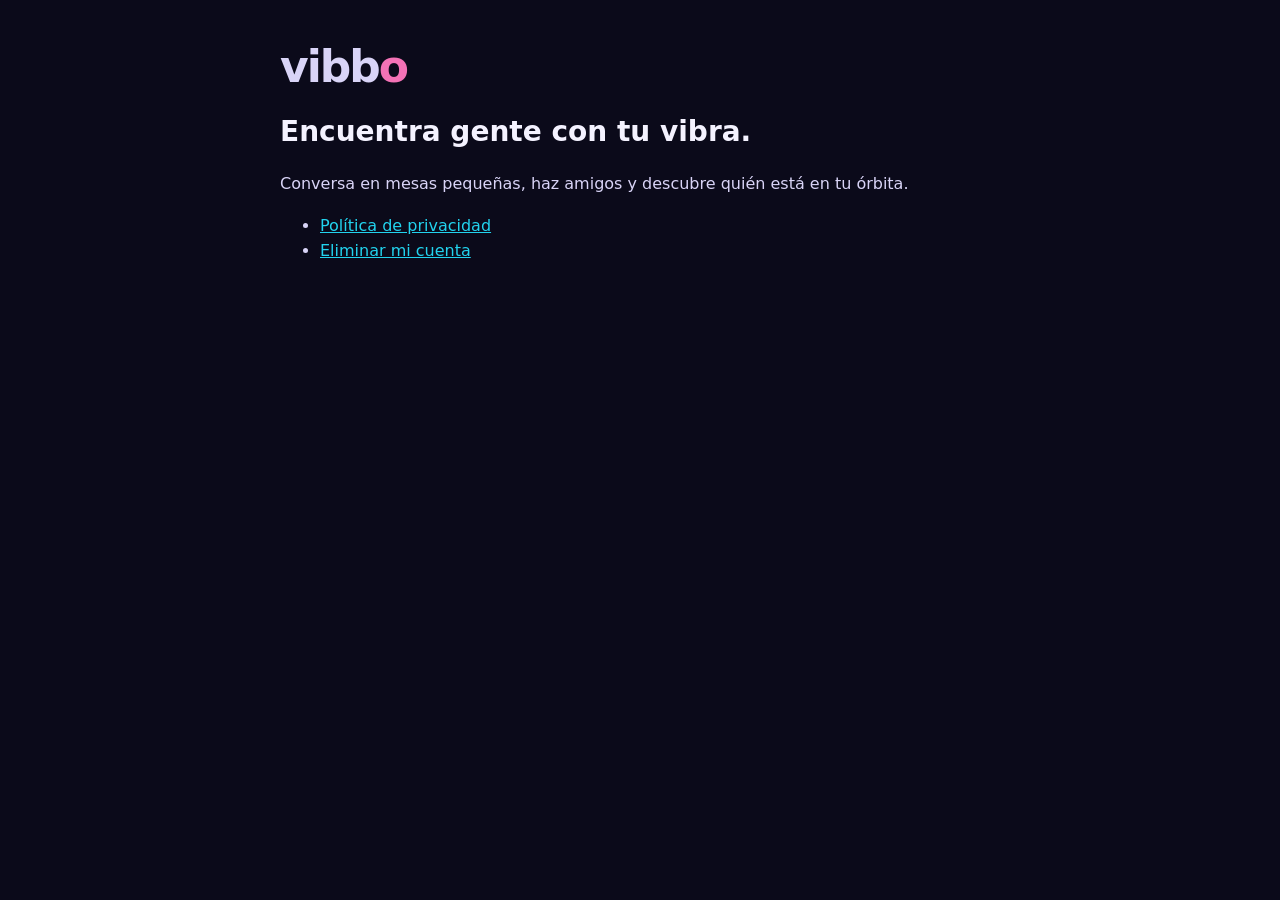
<file: index.html>
<!doctype html>
<html lang="es">
<head>
<meta charset="utf-8">
<meta name="viewport" content="width=device-width,initial-scale=1">
<title>Vibbo</title>
<link rel="stylesheet" href="estilo.css">
</head>
<body><main>
<p class="logo">vibb<span>o</span></p>
<h1>Encuentra gente con tu vibra.</h1>
<p>Conversa en mesas pequeñas, haz amigos y descubre quién está en tu órbita.</p>
<ul>
<li><a href="privacidad.html">Política de privacidad</a></li>
<li><a href="eliminar-cuenta.html">Eliminar mi cuenta</a></li>
</ul>
</main></body>
</html>
</file>
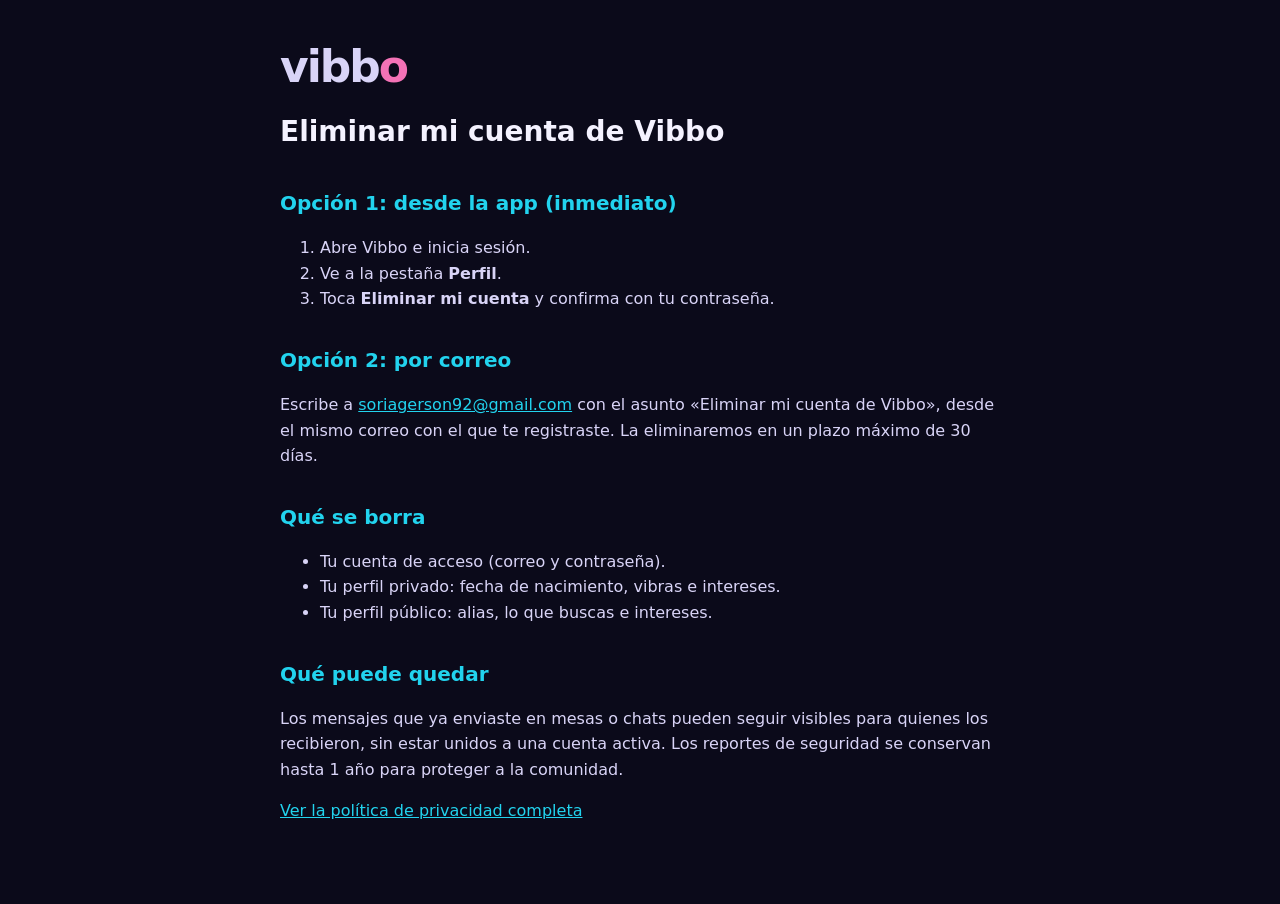
<file: eliminar-cuenta.html>
<!doctype html>
<html lang="es">
<head>
<meta charset="utf-8">
<meta name="viewport" content="width=device-width,initial-scale=1">
<title>Eliminar mi cuenta de Vibbo</title>
<link rel="stylesheet" href="estilo.css">
</head>
<body><main>
<p class="logo">vibb<span>o</span></p>
<h1>Eliminar mi cuenta de Vibbo</h1>

<h2>Opción 1: desde la app (inmediato)</h2>
<ol>
<li>Abre Vibbo e inicia sesión.</li>
<li>Ve a la pestaña <strong>Perfil</strong>.</li>
<li>Toca <strong>Eliminar mi cuenta</strong> y confirma con tu contraseña.</li>
</ol>

<h2>Opción 2: por correo</h2>
<p>Escribe a <a href="mailto:soriagerson92@gmail.com?subject=Eliminar%20mi%20cuenta%20de%20Vibbo">soriagerson92@gmail.com</a> con el asunto «Eliminar mi cuenta de Vibbo», desde el mismo correo con el que te registraste. La eliminaremos en un plazo máximo de 30 días.</p>

<h2>Qué se borra</h2>
<ul>
<li>Tu cuenta de acceso (correo y contraseña).</li>
<li>Tu perfil privado: fecha de nacimiento, vibras e intereses.</li>
<li>Tu perfil público: alias, lo que buscas e intereses.</li>
</ul>
<h2>Qué puede quedar</h2>
<p>Los mensajes que ya enviaste en mesas o chats pueden seguir visibles para quienes los recibieron, sin estar unidos a una cuenta activa. Los reportes de seguridad se conservan hasta 1 año para proteger a la comunidad.</p>
<p><a href="privacidad.html">Ver la política de privacidad completa</a></p>
</main></body>
</html>
</file>
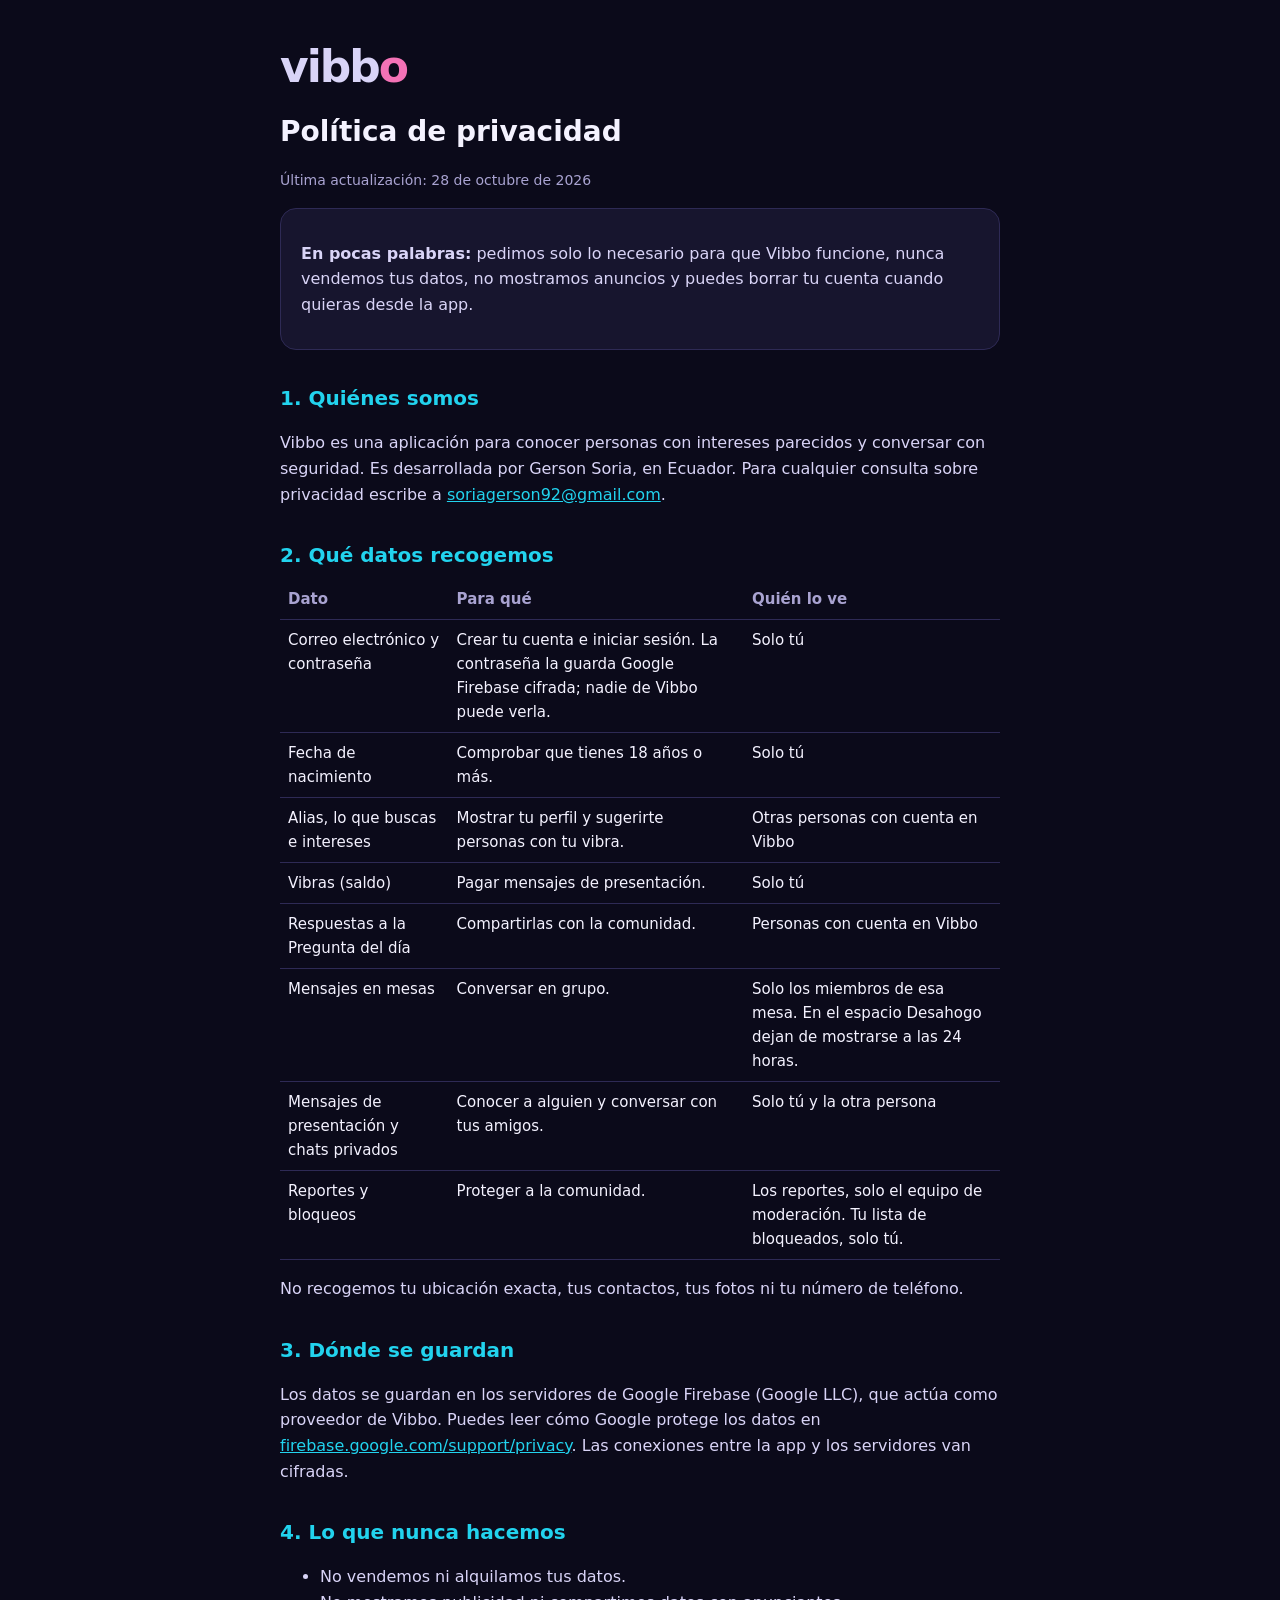
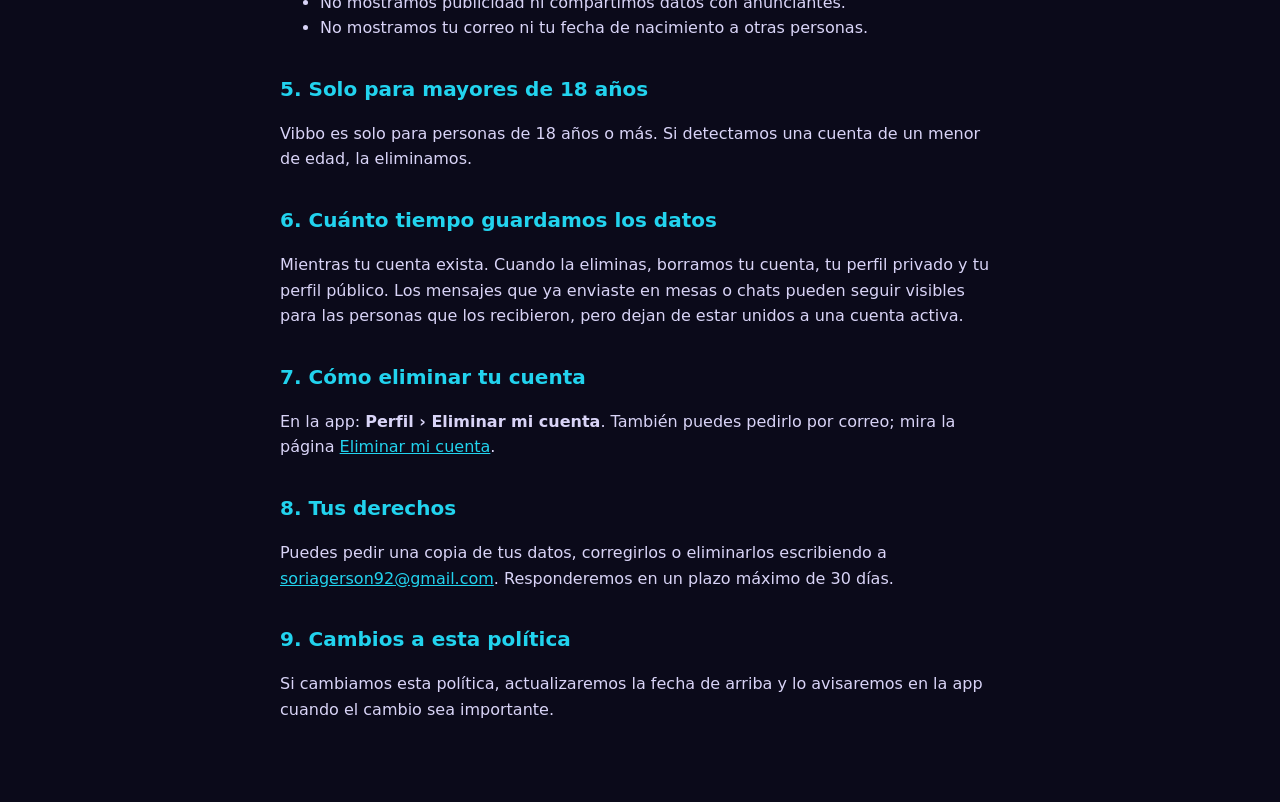
<file: privacidad.html>
<!doctype html>
<html lang="es">
<head>
<meta charset="utf-8">
<meta name="viewport" content="width=device-width,initial-scale=1">
<title>Política de privacidad de Vibbo</title>
<link rel="stylesheet" href="estilo.css">
</head>
<body><main>
<p class="logo">vibb<span>o</span></p>
<h1>Política de privacidad</h1>
<p class="fecha">Última actualización: 28 de octubre de 2026</p>

<div class="caja">
<p><strong>En pocas palabras:</strong> pedimos solo lo necesario para que Vibbo funcione, nunca vendemos tus datos, no mostramos anuncios y puedes borrar tu cuenta cuando quieras desde la app.</p>
</div>

<h2>1. Quiénes somos</h2>
<p>Vibbo es una aplicación para conocer personas con intereses parecidos y conversar con seguridad. Es desarrollada por Gerson Soria, en Ecuador. Para cualquier consulta sobre privacidad escribe a <a href="mailto:soriagerson92@gmail.com">soriagerson92@gmail.com</a>.</p>

<h2>2. Qué datos recogemos</h2>
<table>
<tr><th>Dato</th><th>Para qué</th><th>Quién lo ve</th></tr>
<tr><td>Correo electrónico y contraseña</td><td>Crear tu cuenta e iniciar sesión. La contraseña la guarda Google Firebase cifrada; nadie de Vibbo puede verla.</td><td>Solo tú</td></tr>
<tr><td>Fecha de nacimiento</td><td>Comprobar que tienes 18 años o más.</td><td>Solo tú</td></tr>
<tr><td>Alias, lo que buscas e intereses</td><td>Mostrar tu perfil y sugerirte personas con tu vibra.</td><td>Otras personas con cuenta en Vibbo</td></tr>
<tr><td>Vibras (saldo)</td><td>Pagar mensajes de presentación.</td><td>Solo tú</td></tr>
<tr><td>Respuestas a la Pregunta del día</td><td>Compartirlas con la comunidad.</td><td>Personas con cuenta en Vibbo</td></tr>
<tr><td>Mensajes en mesas</td><td>Conversar en grupo.</td><td>Solo los miembros de esa mesa. En el espacio Desahogo dejan de mostrarse a las 24 horas.</td></tr>
<tr><td>Mensajes de presentación y chats privados</td><td>Conocer a alguien y conversar con tus amigos.</td><td>Solo tú y la otra persona</td></tr>
<tr><td>Reportes y bloqueos</td><td>Proteger a la comunidad.</td><td>Los reportes, solo el equipo de moderación. Tu lista de bloqueados, solo tú.</td></tr>
</table>
<p>No recogemos tu ubicación exacta, tus contactos, tus fotos ni tu número de teléfono.</p>

<h2>3. Dónde se guardan</h2>
<p>Los datos se guardan en los servidores de Google Firebase (Google LLC), que actúa como proveedor de Vibbo. Puedes leer cómo Google protege los datos en <a href="https://firebase.google.com/support/privacy">firebase.google.com/support/privacy</a>. Las conexiones entre la app y los servidores van cifradas.</p>

<h2>4. Lo que nunca hacemos</h2>
<ul>
<li>No vendemos ni alquilamos tus datos.</li>
<li>No mostramos publicidad ni compartimos datos con anunciantes.</li>
<li>No mostramos tu correo ni tu fecha de nacimiento a otras personas.</li>
</ul>

<h2>5. Solo para mayores de 18 años</h2>
<p>Vibbo es solo para personas de 18 años o más. Si detectamos una cuenta de un menor de edad, la eliminamos.</p>

<h2>6. Cuánto tiempo guardamos los datos</h2>
<p>Mientras tu cuenta exista. Cuando la eliminas, borramos tu cuenta, tu perfil privado y tu perfil público. Los mensajes que ya enviaste en mesas o chats pueden seguir visibles para las personas que los recibieron, pero dejan de estar unidos a una cuenta activa.</p>

<h2>7. Cómo eliminar tu cuenta</h2>
<p>En la app: <strong>Perfil › Eliminar mi cuenta</strong>. También puedes pedirlo por correo; mira la página <a href="eliminar-cuenta.html">Eliminar mi cuenta</a>.</p>

<h2>8. Tus derechos</h2>
<p>Puedes pedir una copia de tus datos, corregirlos o eliminarlos escribiendo a <a href="mailto:soriagerson92@gmail.com">soriagerson92@gmail.com</a>. Responderemos en un plazo máximo de 30 días.</p>

<h2>9. Cambios a esta política</h2>
<p>Si cambiamos esta política, actualizaremos la fecha de arriba y lo avisaremos en la app cuando el cambio sea importante.</p>
</main></body>
</html>
</file>
<file: estilo.css>
:root{--fondo:#0B0A1A;--sup:#17152E;--borde:#2E2A55;--texto:#F4F2FF;--suave:#A9A3D1;--cian:#22D3EE;--rosa:#F472B6}
*{box-sizing:border-box}
body{margin:0;background:var(--fondo);color:var(--texto);font-family:system-ui,-apple-system,"Segoe UI",Roboto,sans-serif;line-height:1.6}
main{max-width:760px;margin:0 auto;padding:32px 20px 64px}
.logo{font-size:44px;font-weight:900;letter-spacing:-2px;margin:0}
.logo span{color:var(--rosa)}
h1{font-size:28px;margin:8px 0 4px}
h2{font-size:20px;margin:32px 0 8px;color:var(--cian)}
p,li{color:#D9D4F7}
.fecha{color:var(--suave);font-size:14px}
.caja{background:var(--sup);border:1px solid var(--borde);border-radius:16px;padding:16px 20px;margin:16px 0}
a{color:var(--cian)}
table{width:100%;border-collapse:collapse;margin:8px 0}
th,td{text-align:left;padding:8px;border-bottom:1px solid var(--borde);vertical-align:top;font-size:15px}
th{color:var(--suave);font-weight:600}
</file>
